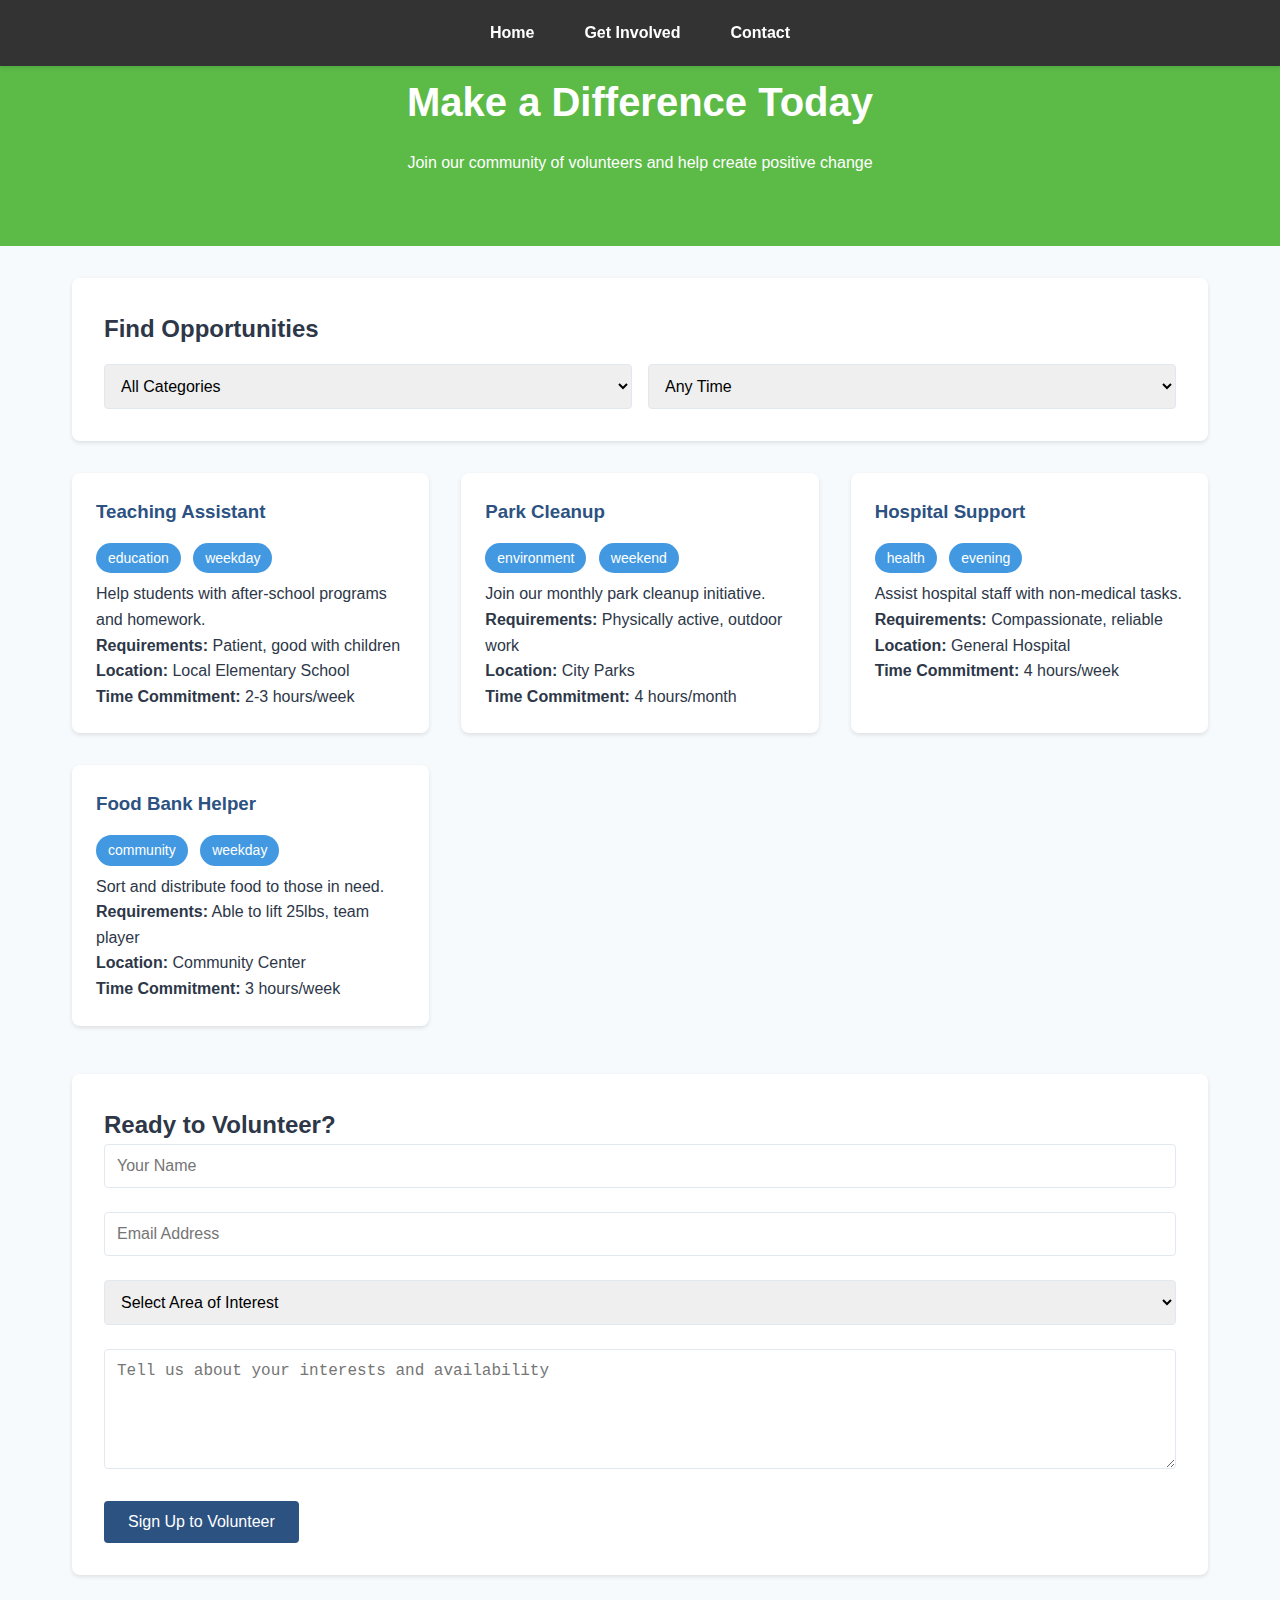
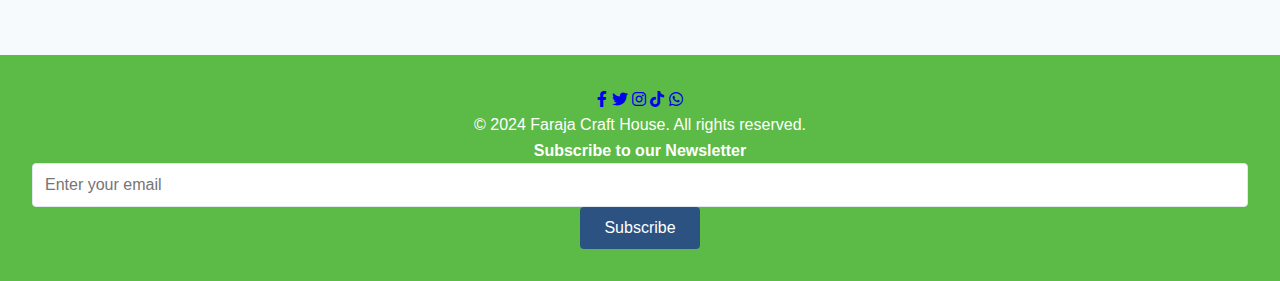
<file: volunteer.html>
<!DOCTYPE html>
<html lang="en">

<head>
    <meta charset="UTF-8">
    <meta name="viewport" content="width=device-width, initial-scale=1.0">
    <title>Volunteer Opportunities</title>
    <link rel="stylesheet" href="C:\Users\ICT DEPT\Desktop\charity org\volunteer.css">
    <link rel="stylesheet" href="volunteer.css">
    <link rel="script" type="javascript" href=C:\Users\ICT DEPT\Desktop\demos\volunteer.js>
    </li>
    <link rel="stylesheet" href="https://cdnjs.cloudflare.com/ajax/libs/font-awesome/6.0.0-beta3/css/all.min.css">


</head>

<body>
    <header>
        <nav id="navbar">
            <ul>
                <li><a href="index.html">Home</a></li>

                <li class="dropdown">
                    <a href="#" class="dropbtn">Get Involved</a>
                    <div class="dropdown-content">
                        <a href="volunteer.html">Volunteer</a>
                        <!-- Add more links here if needed -->
                    </div>
                </li>
                <li><a href="contact.html">Contact</a></li>
            </ul>
        </nav>
        <h1>Make a Difference Today</h1>
        <p>Join our community of volunteers and help create positive change</p>
    </header>

    <main>
        <section class="filters">
            <h2>Find Opportunities</h2>
            <div class="filter-options">
                <select id="categoryFilter">
                    <option value="all">All Categories</option>
                    <option value="education">Education</option>
                    <option value="environment">Environment</option>
                    <option value="health">Healthcare</option>
                    <option value="community">Community</option>
                </select>
                <select id="timeFilter">
                    <option value="all">Any Time</option>
                    <option value="weekend">Weekends</option>
                    <option value="weekday">Weekdays</option>
                    <option value="evening">Evenings</option>
                </select>
            </div>
        </section>

        <section class="opportunities" id="opportunitiesList"></section>

        <section class="signup-form">
            <h2>Ready to Volunteer?</h2>
            <form id="volunteerForm">
                <div class="form-group">
                    <input type="text" id="name" required placeholder="Your Name">
                </div>
                <div class="form-group">
                    <input type="email" id="email" required placeholder="Email Address">
                </div>
                <div class="form-group">
                    <select id="interest" required>
                        <option value="">Select Area of Interest</option>
                        <option value="education">Education</option>
                        <option value="environment">Environment</option>
                        <option value="health">Healthcare</option>
                        <option value="community">Community</option>
                    </select>
                </div>
                <div class="form-group">
                    <textarea id="message" placeholder="Tell us about your interests and availability"></textarea>
                </div>
                <button type="submit">Sign Up to Volunteer</button>
            </form>
        </section>
    </main>

    <footer>

        <div class="social-media">
            <a href="#" class="social-icon"><i class="fab fa-facebook-f"></i></a>
            <a href="#" class="social-icon"><i class="fab fa-twitter"></i></a>
            <a href="#" class="social-icon"><i class="fab fa-instagram"></i></a>
            <a href="#" class="social-icon"><i class="fab fa-tiktok"></i></a>
            <a href="#" class="social-icon"><i class="fab fa-whatsapp"></i></a>
        </div>
        <p>&copy; 2024 Faraja Craft House. All rights reserved.</p>
        <form class="newsletter">
            <h4>Subscribe to our Newsletter</h4>
            <input type="email" placeholder="Enter your email" required>
            <button type="submit">Subscribe</button>
        </form>
    </footer>


    <script type="module" src="volunteer.js"></script>
</body>

</html>
</file>
<file: volunteer.css>
:root {
    --primary-color: #2c5282;
    --secondary-color: #4299e1;
    --background-color: #f7fafc;
    --text-color: #2d3748;
    --success-color: #48bb78;
}

* {
    margin: 0;
    padding: 0;
    box-sizing: border-box;
}

body {
    font-family: 'Segoe UI', Tahoma, Geneva, Verdana, sans-serif;
    line-height: 1.6;
    color: var(--text-color);
    background-color: var(--background-color);
}

header {
    background-color: #5cba47;
    color: white;
    text-align: center;
    padding: 4rem 2rem;
    padding: 70px 0;
    
}
#navbar {
    position: fixed;
    top: 0;
    width: 100%;
    background-color: #333;
    color: white;
    z-index: 1000;
    padding: 10px 0;
    box-shadow: 0 2px 4px rgba(0, 0, 0, 0.1);
}

#navbar ul {
    list-style-type: none;
    margin: 0;
    padding: 0;
    display: flex;
    justify-content: center;
}

#navbar li {
    position: relative; /* Needed for dropdown positioning */
    margin: 0 15px;
}

#navbar a {
    color: white;
    text-decoration: none;
    font-weight: bold;
    padding: 10px;
    display: block;
}

#navbar a:hover {
    color: #4299e1;
}

.dropdown-content {
    display: none;
    position: absolute;
    background-color: #333;
    min-width: 160px;
    box-shadow: 0 8px 16px rgba(0, 0, 0, 0.2);
    z-index: 1;
}

.dropdown-content a {
    color: white;
    padding: 12px 16px;
    text-decoration: none;
    display: block;
    text-align: left;
}

.dropdown-content a:hover {
    background-color: #575757;
}

.dropdown:hover .dropdown-content {
    display: block;
}

header h1 {
    font-size: 2.5rem;
    margin-bottom: 1rem;
}

main {
    max-width: 1200px;
    margin: 0 auto;
    padding: 2rem;
}

.filters {
    background: white;
    padding: 2rem;
    border-radius: 8px;
    box-shadow: 0 2px 4px rgba(0, 0, 0, 0.1);
    margin-bottom: 2rem;
}

.filter-options {
    display: flex;
    gap: 1rem;
    margin-top: 1rem;
}

select {
    padding: 0.5rem;
    border: 1px solid #e2e8f0;
    border-radius: 4px;
    font-size: 1rem;
    flex: 1;
}

.opportunities {
    display: grid;
    grid-template-columns: repeat(auto-fit, minmax(300px, 1fr));
    gap: 2rem;
    margin-bottom: 3rem;
}

.opportunity-card {
    background: white;
    border-radius: 8px;
    padding: 1.5rem;
    box-shadow: 0 2px 4px rgba(0, 0, 0, 0.1);
    transition: transform 0.2s;
}

.opportunity-card:hover {
    transform: translateY(-5px);
}

.opportunity-card h3 {
    color: var(--primary-color);
    margin-bottom: 1rem;
}

.tag {
    display: inline-block;
    padding: 0.25rem 0.75rem;
    background-color: var(--secondary-color);
    color: white;
    border-radius: 20px;
    font-size: 0.875rem;
    margin-right: 0.5rem;
    margin-bottom: 0.5rem;
}

.signup-form {
    background: white;
    padding: 2rem;
    border-radius: 8px;
    box-shadow: 0 2px 4px rgba(0, 0, 0, 0.1);
}

.form-group {
    margin-bottom: 1.5rem;
}

input, select, textarea {
    width: 100%;
    padding: 0.75rem;
    border: 1px solid #e2e8f0;
    border-radius: 4px;
    font-size: 1rem;
}

textarea {
    height: 120px;
    resize: vertical;
}

button {
    background-color: var(--primary-color);
    color: white;
    padding: 0.75rem 1.5rem;
    border: none;
    border-radius: 4px;
    font-size: 1rem;
    cursor: pointer;
    transition: background-color 0.2s;
}

button:hover {
    background-color: var(--secondary-color);
}

footer {
    text-align: center;
    padding: 2rem;
    background-color: #5cba47;
    color: white;
    margin-top: 3rem;
}

@media (max-width: 768px) {
    .filter-options {
        flex-direction: column;
    }
    
    .opportunities {
        grid-template-columns: 1fr;
    }
}
</file>
